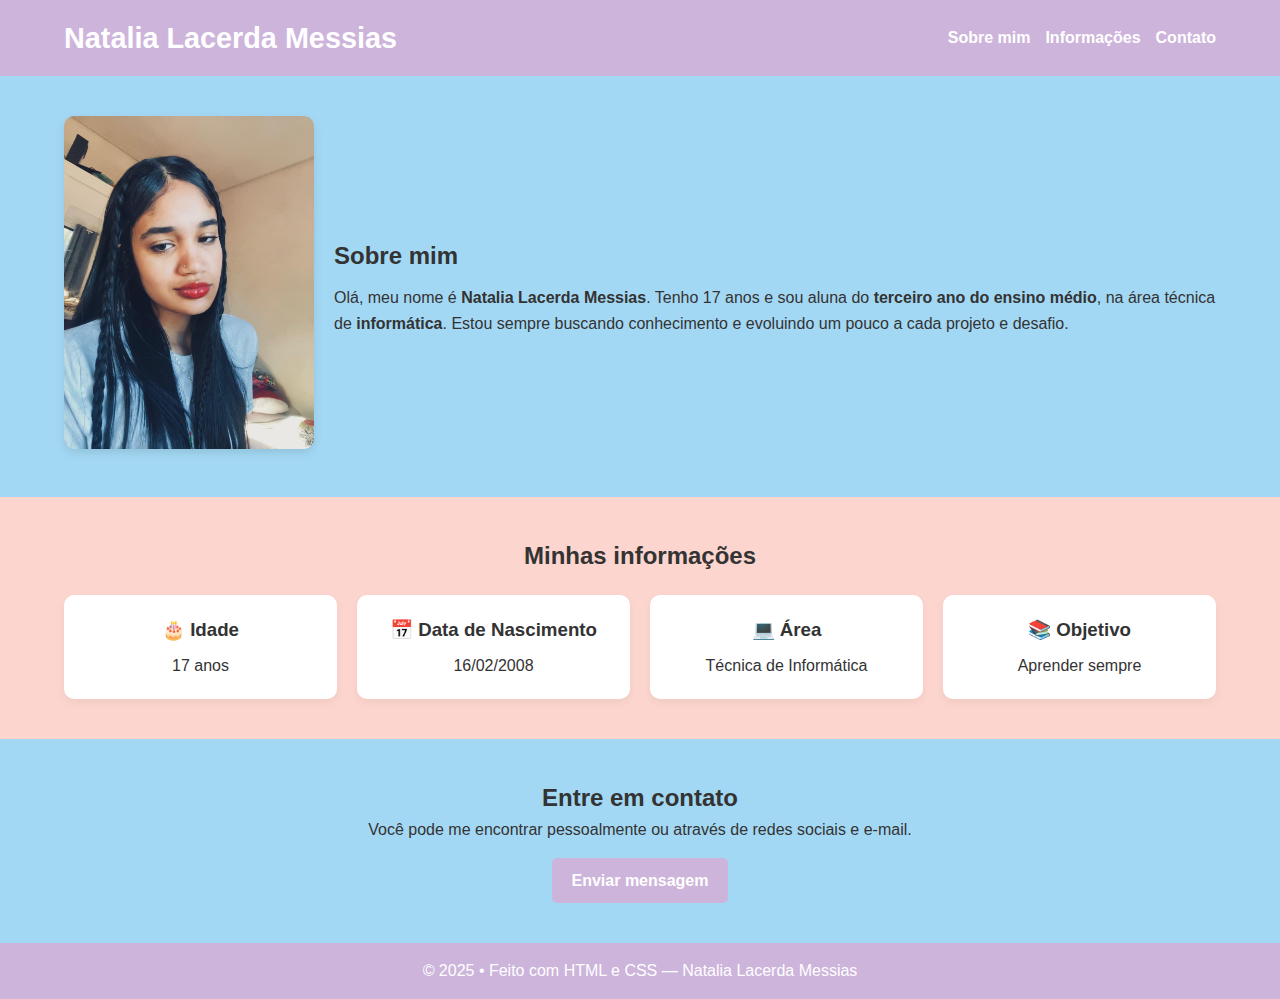
<file: index.html>
<!DOCTYPE html>
<html lang="pt-br">
<head>
    <meta charset="UTF-8">
    <meta name="viewport" content="width=device-width, initial-scale=1.0">
    <title>Apresentação — Natalia Lacerda Messias</title>
    <link rel="stylesheet" href="main.css">
</head>
<body>

    <!-- Cabeçalho -->
    <header>
        <div class="container">
            <h1>Natalia Lacerda Messias</h1>
            <nav>
                <ul>
                    <li><a href="#sobre">Sobre mim</a></li>
                    <li><a href="#informacoes">Informações</a></li>
                    <li><a href="#contato">Contato</a></li>
                </ul>
            </nav>
        </div>
    </header>

    <!-- Seção Sobre mim -->
    <section id="sobre" class="sobre">
        <div class="container sobre-container">
            <div class="foto">
                <img src="minha-foto.jpeg" alt="Foto de Natalia Lacerda Messias">
            </div>
            <div class="texto">
                <h2>Sobre mim</h2>
                <p>Olá, meu nome é <strong>Natalia Lacerda Messias</strong>. Tenho 17 anos e sou aluna do <strong>terceiro ano do ensino médio</strong>, na área técnica de <strong>informática</strong>. Estou sempre buscando conhecimento e evoluindo um pouco a cada projeto e desafio.</p>
            </div>
        </div>
    </section>

    <!-- Seção Informações -->
    <section id="informacoes" class="informacoes">
        <div class="container">
            <h2>Minhas informações</h2>
            <div class="info-grid">
                <div class="info-card">
                    <h3>🎂 Idade</h3>
                    <p>17 anos</p>
                </div>
                <div class="info-card">
                    <h3>📅 Data de Nascimento</h3>
                    <p>16/02/2008</p>
                </div>
                <div class="info-card">
                    <h3>💻 Área</h3>
                    <p>Técnica de Informática</p>
                </div>
                <div class="info-card">
                    <h3>📚 Objetivo</h3>
                    <p>Aprender sempre</p>
                </div>
            </div>
        </div>
    </section>

    <!-- Seção Contato -->
    <section id="contato" class="contato">
        <div class="container">
            <h2>Entre em contato</h2>
            <p>Você pode me encontrar pessoalmente ou através de redes sociais e e-mail.</p>
            <a href="#" class="btn">Enviar mensagem</a>
        </div>
    </section>

    <!-- Rodapé -->
    <footer>
        <div class="container">
            <p>© 2025 • Feito com HTML e CSS — Natalia Lacerda Messias</p>
        </div>
    </footer>

</body>
</html>
</file>
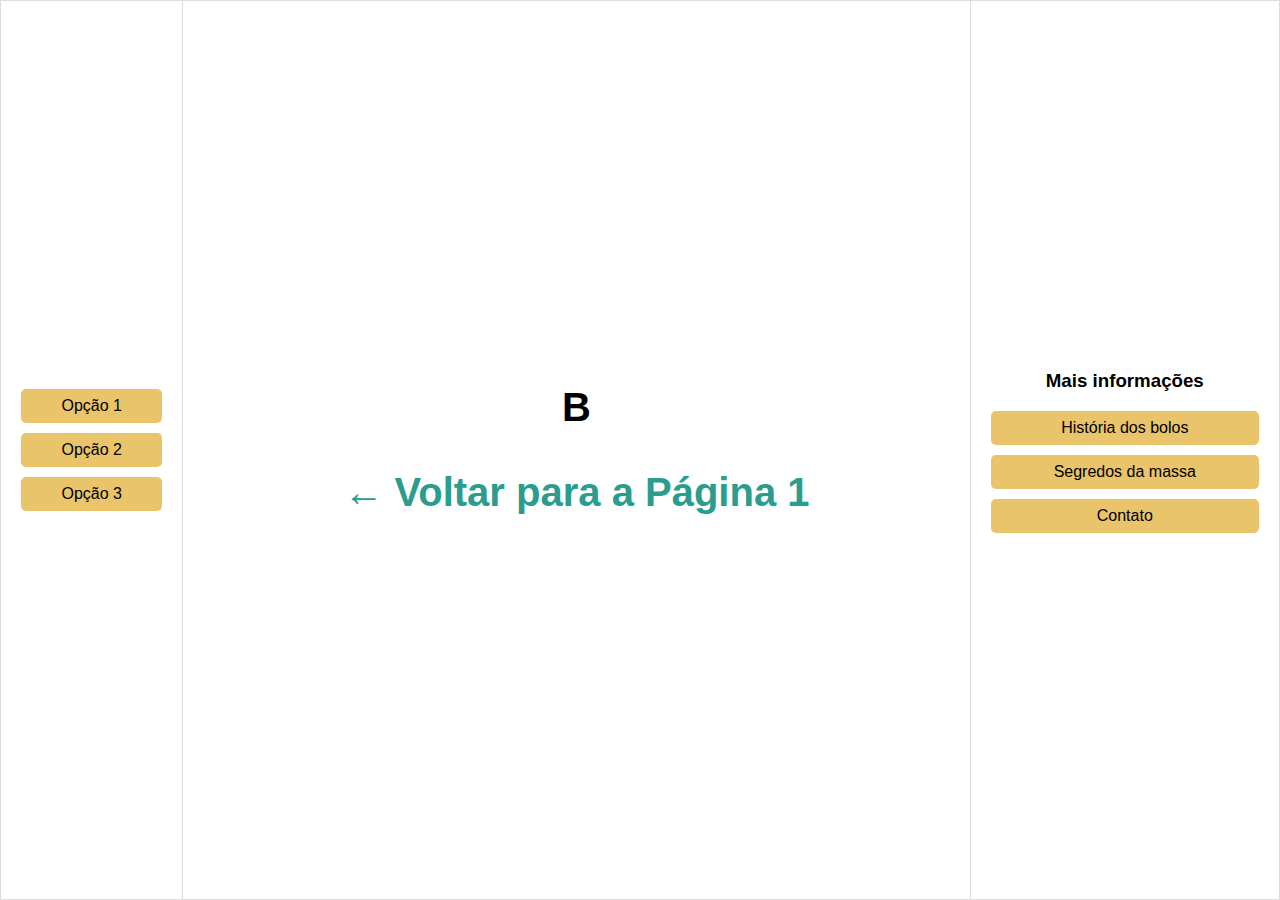
<file: pagina2.html>
<!DOCTYPE html>
<html lang="pt-BR">
<head>
  <meta charset="UTF-8">
  <title>Página 2 - Receitas de Bolo</title>
  <style>
    body {
      margin: 0;
      font-family: Arial, sans-serif;
    }
    table {
      width: 100%;
      height: 100vh;
      border-collapse: collapse;
      text-align: center;
    }
    td {
      border: 1px solid #ddd;
      padding: 20px;
      vertical-align: middle;
    }
    .menu ul {
      list-style: none;
      padding: 0;
    }
    .menu li {
      margin: 10px 0;
      padding: 8px;
      background: #e9c46a;
      border-radius: 5px;
      transition: 0.3s;
      cursor: pointer;
    }
    .menu li:hover {
      background: #f4a261;
      color: white;
    }
    .conteudo {
      font-size: 40px;
      font-weight: bold;
    }
    a {
      text-decoration: none;
      color: #2a9d8f;
    }
    a:hover {
      text-decoration: underline;
    }
  </style>
</head>
<body>
  <table>
    <tr>
      <td class="menu">
        <ul>
          <li>Opção 1</li>
          <li>Opção 2</li>
          <li>Opção 3</li>
        </ul>
      </td>
      
      <td class="conteudo">
        <p>B</p>
        <p><a href="index.html">← Voltar para a Página 1</a></p>
      </td>
      
      <td class="menu">
        <h3>Mais informações</h3>
        <ul>
          <li>História dos bolos</li>
          <li>Segredos da massa</li>
          <li>Contato</li>
        </ul>
      </td>
    </tr>
  </table>
</body>
</html>
</file>
<file: main.css>
/* Paleta pastel */
:root {
    --cor-fundo: #fefaf6;
    --cor-primaria: #a3d8f4;
    --cor-secundaria: #fcd5ce;
    --cor-destaque: #cdb4db;
    --cor-texto: #333;
    --cor-card: #ffffff;
}

/* Reset básico */
* {
    margin: 0;
    padding: 0;
    box-sizing: border-box;
}

body {
    font-family: 'Segoe UI', Tahoma, Geneva, Verdana, sans-serif;
    background-color: var(--cor-fundo);
    color: var(--cor-texto);
    line-height: 1.6;
}

/* Cabeçalho */
header {
    background-color: var(--cor-destaque);
    padding: 15px 0;
}

header .container {
    width: 90%;
    margin: auto;
    display: flex;
    justify-content: space-between;
    align-items: center;
}

header h1 {
    font-size: 1.8rem;
    color: white;
}

nav ul {
    list-style: none;
    display: flex;
    gap: 15px;
}

nav a {
    color: white;
    text-decoration: none;
    font-weight: bold;
    transition: opacity 0.3s;
}

nav a:hover {
    opacity: 0.8;
}

/* Seção Sobre */
.sobre {
    padding: 40px 0;
    background-color: var(--cor-primaria);
}

.sobre-container {
    display: flex;
    flex-wrap: wrap;
    gap: 20px;
    width: 90%;
    margin: auto;
    align-items: center;
}

.sobre .foto img {
    max-width: 250px;
    border-radius: 10px;
    box-shadow: 0px 4px 10px rgba(0,0,0,0.1);
}

.sobre .texto {
    flex: 1;
}

.sobre h2 {
    margin-bottom: 10px;
}

/* Seção Informações */
.informacoes {
    padding: 40px 0;
    background-color: var(--cor-secundaria);
}

.informacoes .container {
    width: 90%;
    margin: auto;
    text-align: center;
}

.info-grid {
    margin-top: 20px;
    display: grid;
    grid-template-columns: repeat(auto-fit, minmax(220px, 1fr));
    gap: 20px;
}

.info-card {
    background-color: var(--cor-card);
    padding: 20px;
    border-radius: 10px;
    box-shadow: 0px 4px 8px rgba(0,0,0,0.05);
}

.info-card h3 {
    margin-bottom: 8px;
}

/* Seção Contato */
.contato {
    padding: 40px 0;
    background-color: var(--cor-primaria);
    text-align: center;
}

.btn {
    display: inline-block;
    margin-top: 15px;
    padding: 10px 20px;
    background-color: var(--cor-destaque);
    color: white;
    border-radius: 5px;
    text-decoration: none;
    font-weight: bold;
    transition: opacity 0.3s;
}

.btn:hover {
    opacity: 0.8;
}

/* Rodapé */
footer {
    background-color: var(--cor-destaque);
    text-align: center;
    padding: 15px 0;
    color: white;
}
</file>
